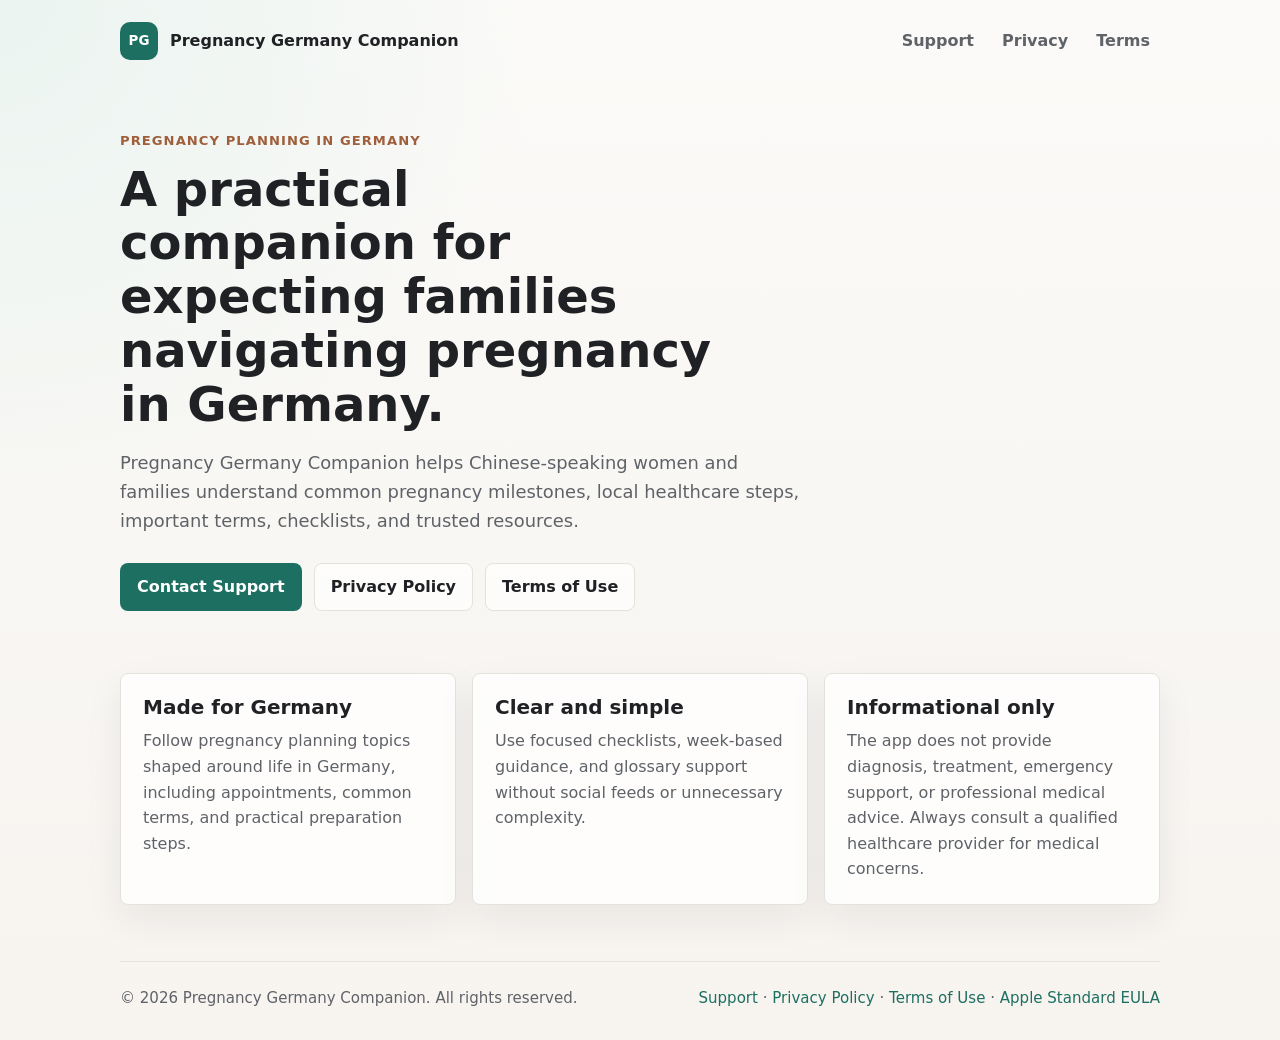
<file: index.html>
<!doctype html>
<html lang="en">
  <head>
    <meta charset="utf-8">
    <meta name="viewport" content="width=device-width, initial-scale=1">
    <meta name="description" content="Pregnancy Germany Companion helps Chinese-speaking families navigate pregnancy planning in Germany with checklists, glossary support, and trusted resources.">
    <title>Pregnancy Germany Companion</title>
    <link rel="stylesheet" href="styles.css">
  </head>
  <body>
    <header class="site-header">
      <a class="brand" href="index.html" aria-label="Pregnancy Germany Companion home">
        <span class="brand-mark" aria-hidden="true">PG</span>
        <span>Pregnancy Germany Companion</span>
      </a>
      <nav class="site-nav" aria-label="Main navigation">
        <a href="support.html">Support</a>
        <a href="privacy.html">Privacy</a>
        <a href="terms.html">Terms</a>
      </nav>
    </header>

    <main>
      <section class="hero">
        <div class="hero-content">
          <p class="eyebrow">Pregnancy planning in Germany</p>
          <h1>A practical companion for expecting families navigating pregnancy in Germany.</h1>
          <p class="lead">
            Pregnancy Germany Companion helps Chinese-speaking women and families understand common pregnancy milestones, local healthcare steps, important terms, checklists, and trusted resources.
          </p>
          <div class="actions" aria-label="App information links">
            <a class="button primary" href="support.html">Contact Support</a>
            <a class="button secondary" href="privacy.html">Privacy Policy</a>
            <a class="button secondary" href="terms.html">Terms of Use</a>
          </div>
        </div>
      </section>

      <section class="content-grid" aria-label="App highlights">
        <article>
          <h2>Made for Germany</h2>
          <p>Follow pregnancy planning topics shaped around life in Germany, including appointments, common terms, and practical preparation steps.</p>
        </article>
        <article>
          <h2>Clear and simple</h2>
          <p>Use focused checklists, week-based guidance, and glossary support without social feeds or unnecessary complexity.</p>
        </article>
        <article>
          <h2>Informational only</h2>
          <p>The app does not provide diagnosis, treatment, emergency support, or professional medical advice. Always consult a qualified healthcare provider for medical concerns.</p>
        </article>
      </section>
    </main>

    <footer class="site-footer">
      <p>&copy; 2026 Pregnancy Germany Companion. All rights reserved.</p>
      <p><a href="support.html">Support</a> · <a href="privacy.html">Privacy Policy</a> · <a href="terms.html">Terms of Use</a> · <a href="https://www.apple.com/legal/internet-services/itunes/dev/stdeula/">Apple Standard EULA</a></p>
    </footer>
  </body>
</html>
</file>
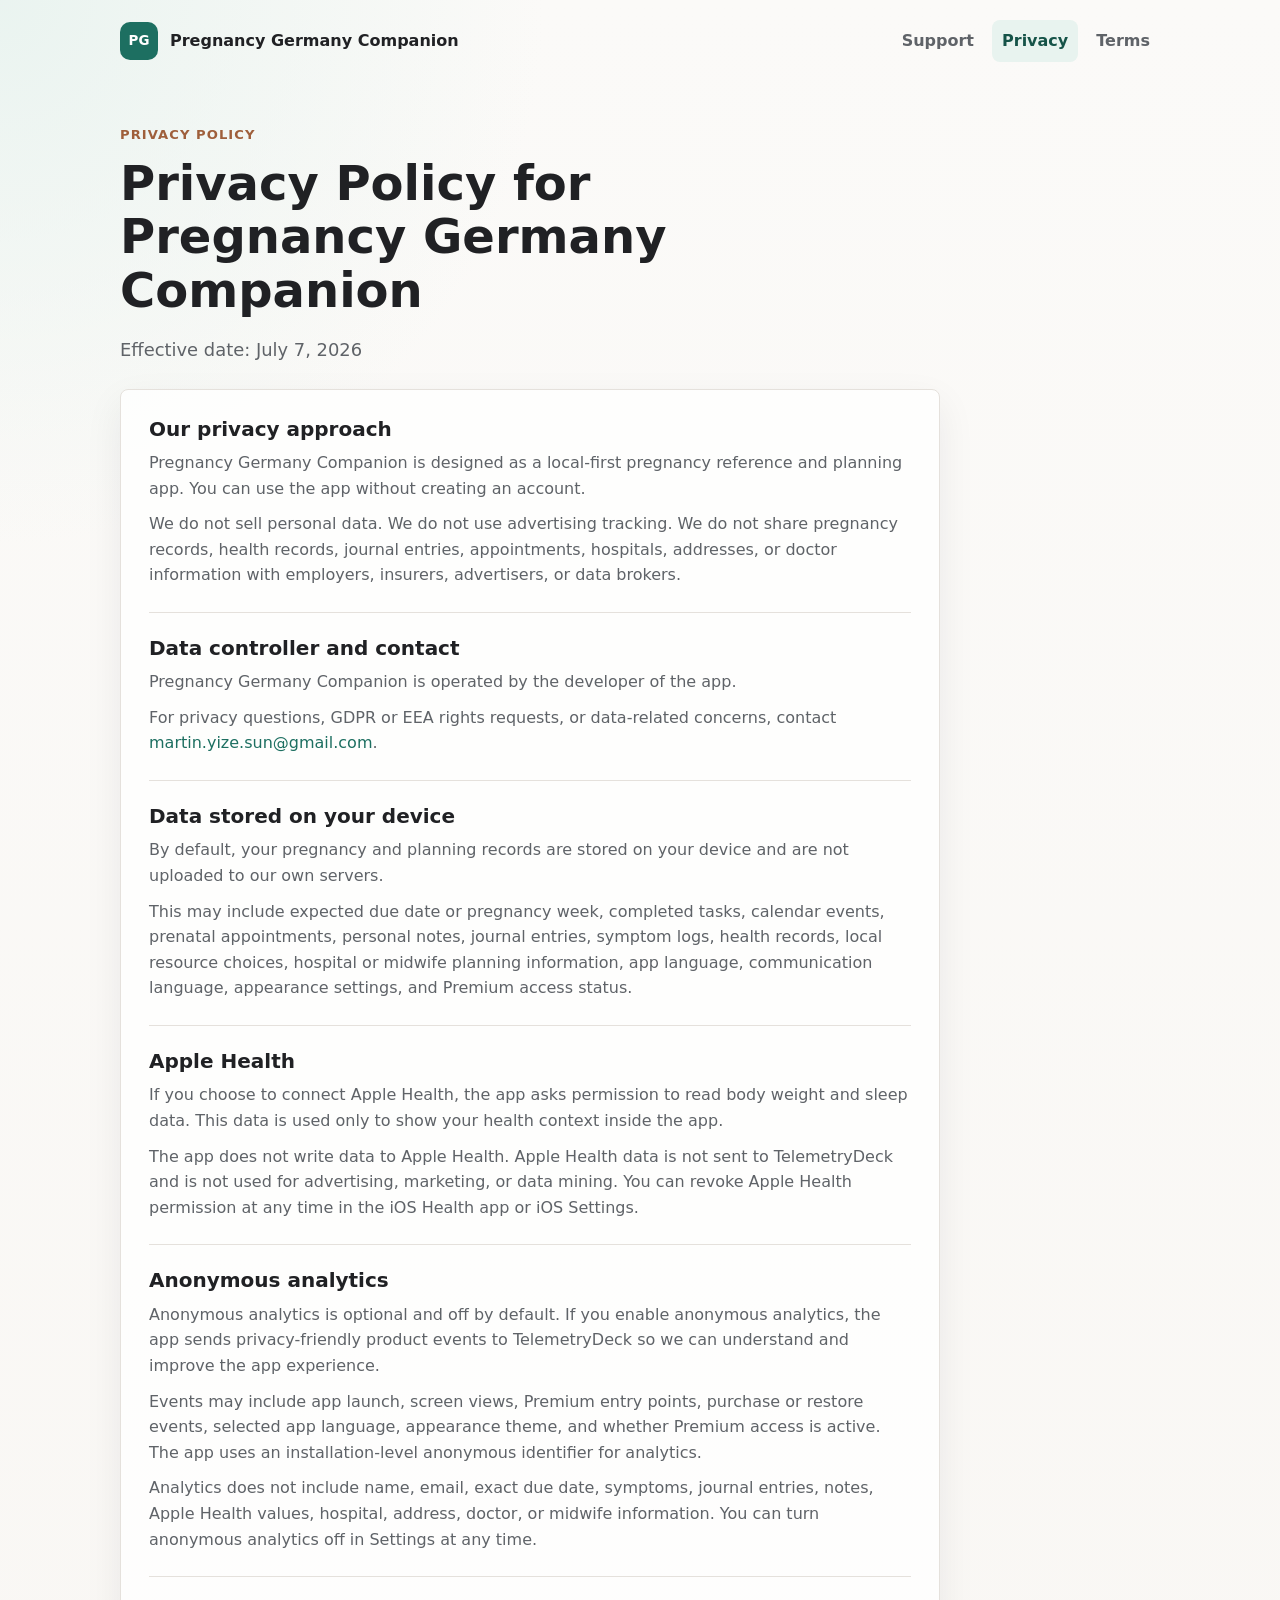
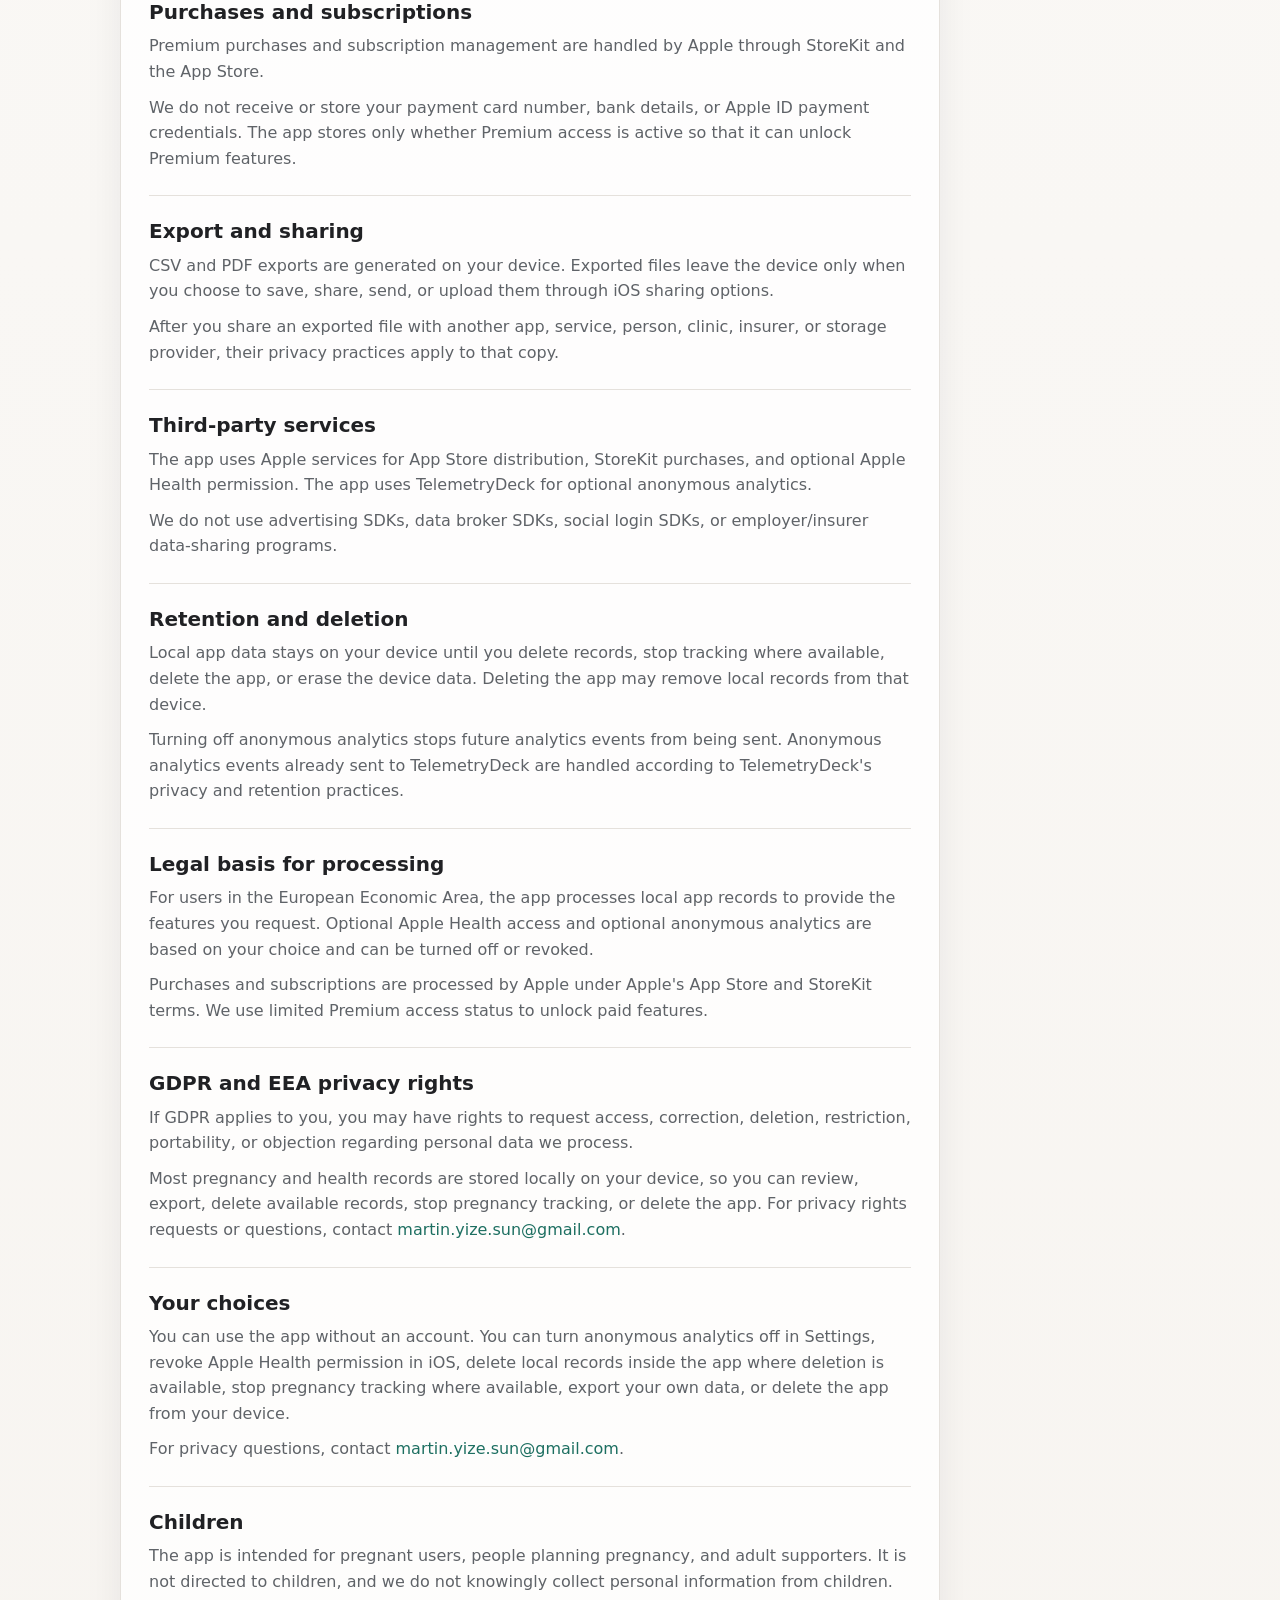
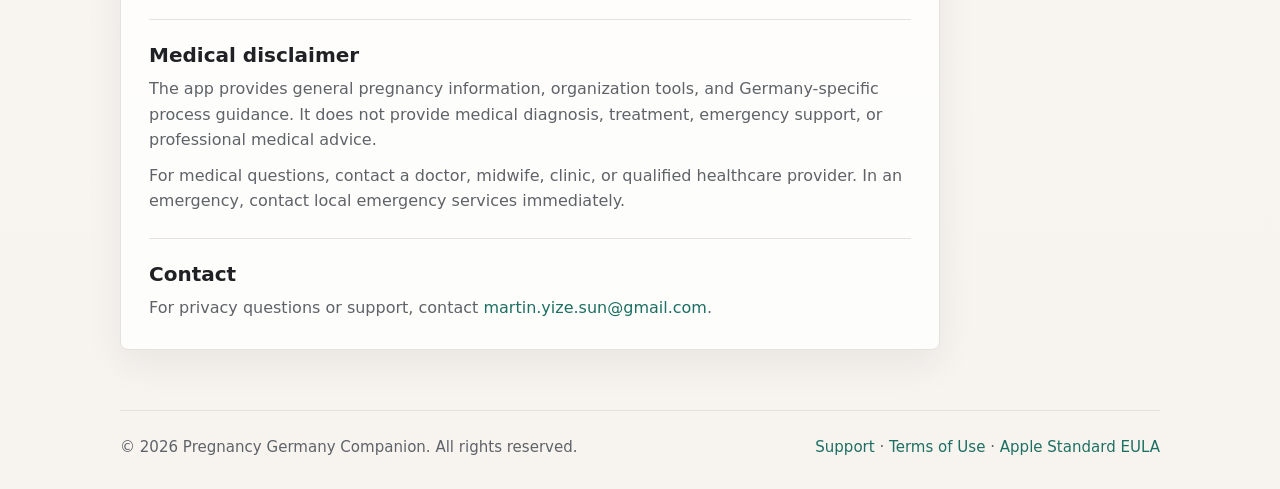
<file: privacy.html>
<!doctype html>
<html lang="en">
  <head>
    <meta charset="utf-8">
    <meta name="viewport" content="width=device-width, initial-scale=1">
    <meta name="description" content="Privacy Policy for Pregnancy Germany Companion.">
    <title>Privacy Policy | Pregnancy Germany Companion</title>
    <link rel="stylesheet" href="styles.css">
  </head>
  <body>
    <header class="site-header">
      <a class="brand" href="index.html" aria-label="Pregnancy Germany Companion home">
        <span class="brand-mark" aria-hidden="true">PG</span>
        <span>Pregnancy Germany Companion</span>
      </a>
      <nav class="site-nav" aria-label="Main navigation">
        <a href="support.html">Support</a>
        <a href="privacy.html" aria-current="page">Privacy</a>
        <a href="terms.html">Terms</a>
      </nav>
    </header>

    <main class="page">
      <section class="page-header">
        <p class="eyebrow">Privacy Policy</p>
        <h1>Privacy Policy for Pregnancy Germany Companion</h1>
        <p class="lead">Effective date: July 7, 2026</p>
      </section>

      <article class="policy">
        <section>
          <h2>Our privacy approach</h2>
          <p>Pregnancy Germany Companion is designed as a local-first pregnancy reference and planning app. You can use the app without creating an account.</p>
          <p>We do not sell personal data. We do not use advertising tracking. We do not share pregnancy records, health records, journal entries, appointments, hospitals, addresses, or doctor information with employers, insurers, advertisers, or data brokers.</p>
        </section>

        <section>
          <h2>Data controller and contact</h2>
          <p>Pregnancy Germany Companion is operated by the developer of the app.</p>
          <p>For privacy questions, GDPR or EEA rights requests, or data-related concerns, contact <a href="mailto:martin.yize.sun@gmail.com">martin.yize.sun@gmail.com</a>.</p>
        </section>

        <section>
          <h2>Data stored on your device</h2>
          <p>By default, your pregnancy and planning records are stored on your device and are not uploaded to our own servers.</p>
          <p>This may include expected due date or pregnancy week, completed tasks, calendar events, prenatal appointments, personal notes, journal entries, symptom logs, health records, local resource choices, hospital or midwife planning information, app language, communication language, appearance settings, and Premium access status.</p>
        </section>

        <section>
          <h2>Apple Health</h2>
          <p>If you choose to connect Apple Health, the app asks permission to read body weight and sleep data. This data is used only to show your health context inside the app.</p>
          <p>The app does not write data to Apple Health. Apple Health data is not sent to TelemetryDeck and is not used for advertising, marketing, or data mining. You can revoke Apple Health permission at any time in the iOS Health app or iOS Settings.</p>
        </section>

        <section>
          <h2>Anonymous analytics</h2>
          <p>Anonymous analytics is optional and off by default. If you enable anonymous analytics, the app sends privacy-friendly product events to TelemetryDeck so we can understand and improve the app experience.</p>
          <p>Events may include app launch, screen views, Premium entry points, purchase or restore events, selected app language, appearance theme, and whether Premium access is active. The app uses an installation-level anonymous identifier for analytics.</p>
          <p>Analytics does not include name, email, exact due date, symptoms, journal entries, notes, Apple Health values, hospital, address, doctor, or midwife information. You can turn anonymous analytics off in Settings at any time.</p>
        </section>

        <section>
          <h2>Purchases and subscriptions</h2>
          <p>Premium purchases and subscription management are handled by Apple through StoreKit and the App Store.</p>
          <p>We do not receive or store your payment card number, bank details, or Apple ID payment credentials. The app stores only whether Premium access is active so that it can unlock Premium features.</p>
        </section>

        <section>
          <h2>Export and sharing</h2>
          <p>CSV and PDF exports are generated on your device. Exported files leave the device only when you choose to save, share, send, or upload them through iOS sharing options.</p>
          <p>After you share an exported file with another app, service, person, clinic, insurer, or storage provider, their privacy practices apply to that copy.</p>
        </section>

        <section>
          <h2>Third-party services</h2>
          <p>The app uses Apple services for App Store distribution, StoreKit purchases, and optional Apple Health permission. The app uses TelemetryDeck for optional anonymous analytics.</p>
          <p>We do not use advertising SDKs, data broker SDKs, social login SDKs, or employer/insurer data-sharing programs.</p>
        </section>

        <section>
          <h2>Retention and deletion</h2>
          <p>Local app data stays on your device until you delete records, stop tracking where available, delete the app, or erase the device data. Deleting the app may remove local records from that device.</p>
          <p>Turning off anonymous analytics stops future analytics events from being sent. Anonymous analytics events already sent to TelemetryDeck are handled according to TelemetryDeck's privacy and retention practices.</p>
        </section>

        <section>
          <h2>Legal basis for processing</h2>
          <p>For users in the European Economic Area, the app processes local app records to provide the features you request. Optional Apple Health access and optional anonymous analytics are based on your choice and can be turned off or revoked.</p>
          <p>Purchases and subscriptions are processed by Apple under Apple's App Store and StoreKit terms. We use limited Premium access status to unlock paid features.</p>
        </section>

        <section>
          <h2>GDPR and EEA privacy rights</h2>
          <p>If GDPR applies to you, you may have rights to request access, correction, deletion, restriction, portability, or objection regarding personal data we process.</p>
          <p>Most pregnancy and health records are stored locally on your device, so you can review, export, delete available records, stop pregnancy tracking, or delete the app. For privacy rights requests or questions, contact <a href="mailto:martin.yize.sun@gmail.com">martin.yize.sun@gmail.com</a>.</p>
        </section>

        <section>
          <h2>Your choices</h2>
          <p>You can use the app without an account. You can turn anonymous analytics off in Settings, revoke Apple Health permission in iOS, delete local records inside the app where deletion is available, stop pregnancy tracking where available, export your own data, or delete the app from your device.</p>
          <p>For privacy questions, contact <a href="mailto:martin.yize.sun@gmail.com">martin.yize.sun@gmail.com</a>.</p>
        </section>

        <section>
          <h2>Children</h2>
          <p>The app is intended for pregnant users, people planning pregnancy, and adult supporters. It is not directed to children, and we do not knowingly collect personal information from children.</p>
        </section>

        <section>
          <h2>Medical disclaimer</h2>
          <p>The app provides general pregnancy information, organization tools, and Germany-specific process guidance. It does not provide medical diagnosis, treatment, emergency support, or professional medical advice.</p>
          <p>For medical questions, contact a doctor, midwife, clinic, or qualified healthcare provider. In an emergency, contact local emergency services immediately.</p>
        </section>

        <section>
          <h2>Contact</h2>
          <p>For privacy questions or support, contact <a href="mailto:martin.yize.sun@gmail.com">martin.yize.sun@gmail.com</a>.</p>
        </section>
      </article>
    </main>

    <footer class="site-footer">
      <p>&copy; 2026 Pregnancy Germany Companion. All rights reserved.</p>
      <p><a href="support.html">Support</a> · <a href="terms.html">Terms of Use</a> · <a href="https://www.apple.com/legal/internet-services/itunes/dev/stdeula/">Apple Standard EULA</a></p>
    </footer>
  </body>
</html>
</file>
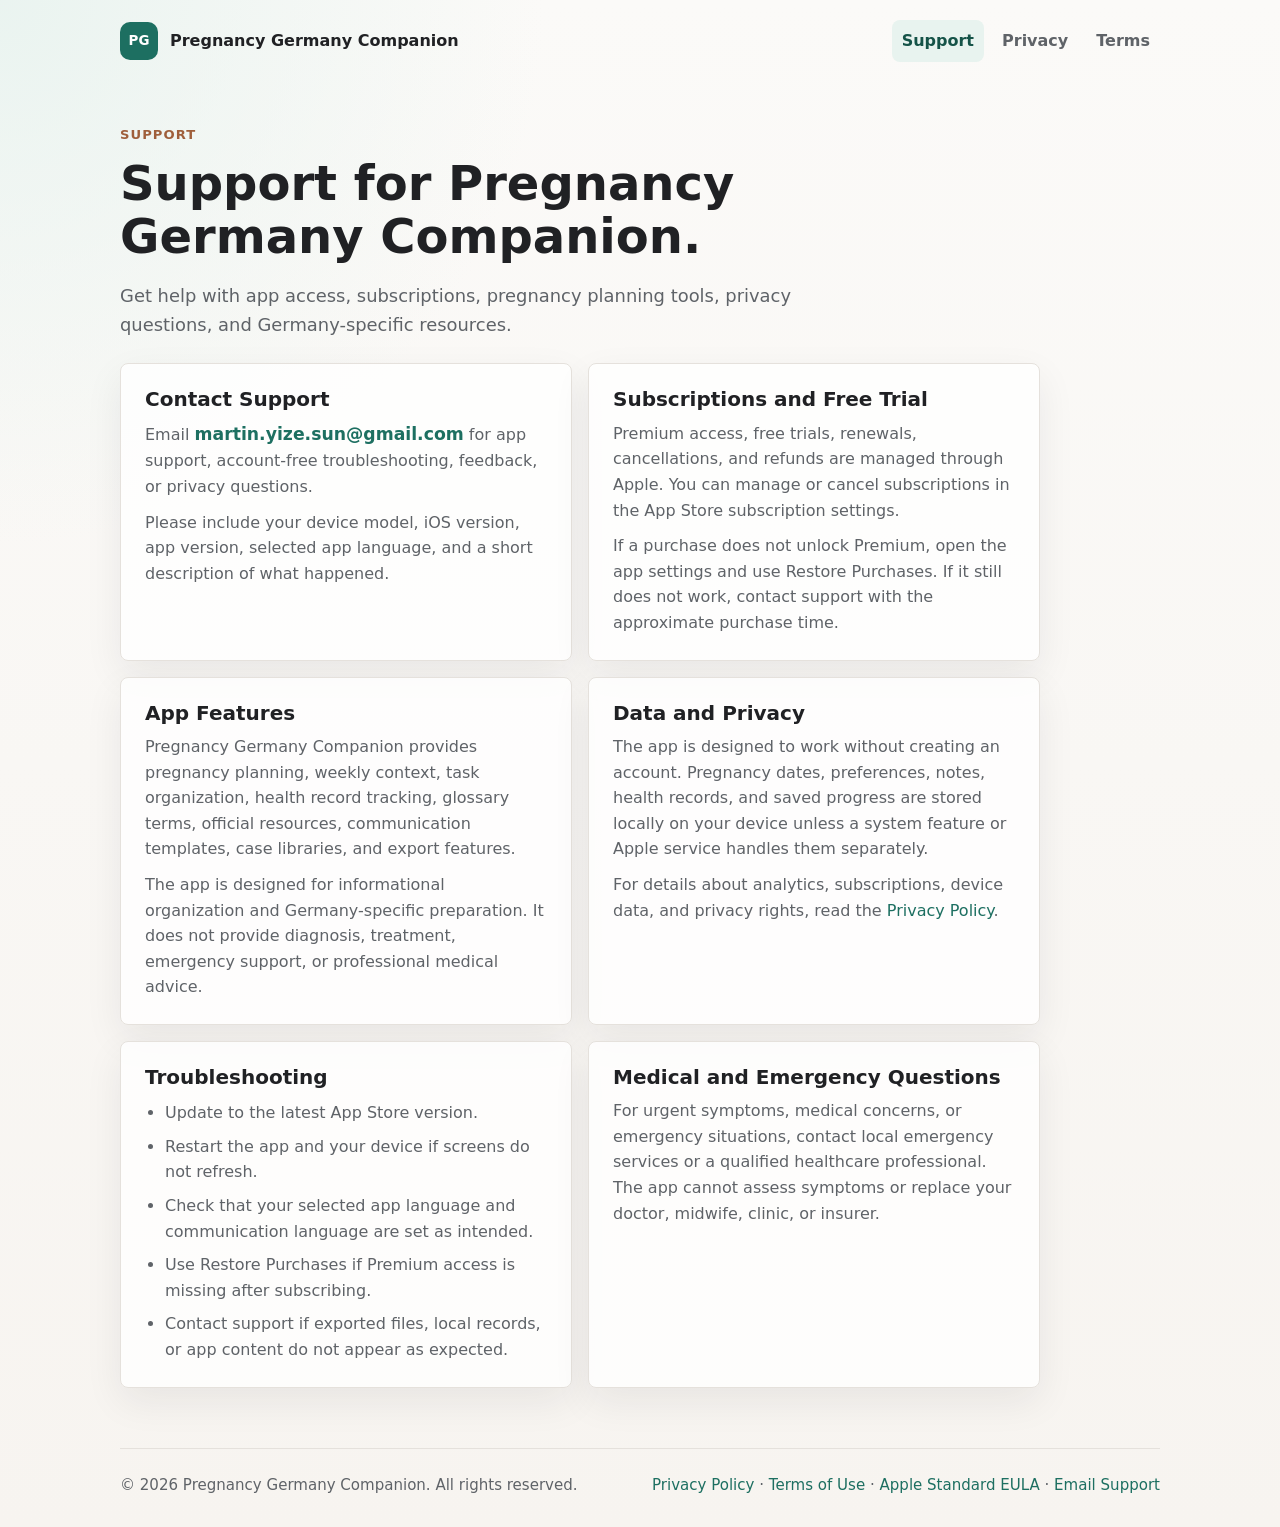
<file: support.html>
<!doctype html>
<html lang="en">
  <head>
    <meta charset="utf-8">
    <meta name="viewport" content="width=device-width, initial-scale=1">
    <meta name="description" content="Support, subscription help, privacy questions, and troubleshooting for Pregnancy Germany Companion.">
    <title>Support | Pregnancy Germany Companion</title>
    <link rel="stylesheet" href="styles.css">
  </head>
  <body>
    <header class="site-header">
      <a class="brand" href="index.html" aria-label="Pregnancy Germany Companion home">
        <span class="brand-mark" aria-hidden="true">PG</span>
        <span>Pregnancy Germany Companion</span>
      </a>
      <nav class="site-nav" aria-label="Main navigation">
        <a href="support.html" aria-current="page">Support</a>
        <a href="privacy.html">Privacy</a>
        <a href="terms.html">Terms</a>
      </nav>
    </header>

    <main class="page">
      <section class="page-header">
        <p class="eyebrow">Support</p>
        <h1>Support for Pregnancy Germany Companion.</h1>
        <p class="lead">
          Get help with app access, subscriptions, pregnancy planning tools, privacy questions, and Germany-specific resources.
        </p>
      </section>

      <section class="support-layout" aria-label="Support topics">
        <article class="panel">
          <h2>Contact Support</h2>
          <p>
            Email <a class="email-link" href="mailto:martin.yize.sun@gmail.com">martin.yize.sun@gmail.com</a>
            for app support, account-free troubleshooting, feedback, or privacy questions.
          </p>
          <p>
            Please include your device model, iOS version, app version, selected app language, and a short description of what happened.
          </p>
        </article>

        <article class="panel">
          <h2>Subscriptions and Free Trial</h2>
          <p>
            Premium access, free trials, renewals, cancellations, and refunds are managed through Apple.
            You can manage or cancel subscriptions in the App Store subscription settings.
          </p>
          <p>
            If a purchase does not unlock Premium, open the app settings and use Restore Purchases. If it still does not work, contact support with the approximate purchase time.
          </p>
        </article>

        <article class="panel">
          <h2>App Features</h2>
          <p>
            Pregnancy Germany Companion provides pregnancy planning, weekly context, task organization, health record tracking, glossary terms, official resources, communication templates, case libraries, and export features.
          </p>
          <p>
            The app is designed for informational organization and Germany-specific preparation. It does not provide diagnosis, treatment, emergency support, or professional medical advice.
          </p>
        </article>

        <article class="panel">
          <h2>Data and Privacy</h2>
          <p>
            The app is designed to work without creating an account. Pregnancy dates, preferences, notes, health records, and saved progress are stored locally on your device unless a system feature or Apple service handles them separately.
          </p>
          <p>
            For details about analytics, subscriptions, device data, and privacy rights, read the <a href="privacy.html">Privacy Policy</a>.
          </p>
        </article>

        <article class="panel">
          <h2>Troubleshooting</h2>
          <ul class="support-list">
            <li>Update to the latest App Store version.</li>
            <li>Restart the app and your device if screens do not refresh.</li>
            <li>Check that your selected app language and communication language are set as intended.</li>
            <li>Use Restore Purchases if Premium access is missing after subscribing.</li>
            <li>Contact support if exported files, local records, or app content do not appear as expected.</li>
          </ul>
        </article>

        <article class="panel">
          <h2>Medical and Emergency Questions</h2>
          <p>
            For urgent symptoms, medical concerns, or emergency situations, contact local emergency services or a qualified healthcare professional. The app cannot assess symptoms or replace your doctor, midwife, clinic, or insurer.
          </p>
        </article>
      </section>
    </main>

    <footer class="site-footer">
      <p>&copy; 2026 Pregnancy Germany Companion. All rights reserved.</p>
      <p><a href="privacy.html">Privacy Policy</a> · <a href="terms.html">Terms of Use</a> · <a href="https://www.apple.com/legal/internet-services/itunes/dev/stdeula/">Apple Standard EULA</a> · <a href="mailto:martin.yize.sun@gmail.com">Email Support</a></p>
    </footer>
  </body>
</html>
</file>
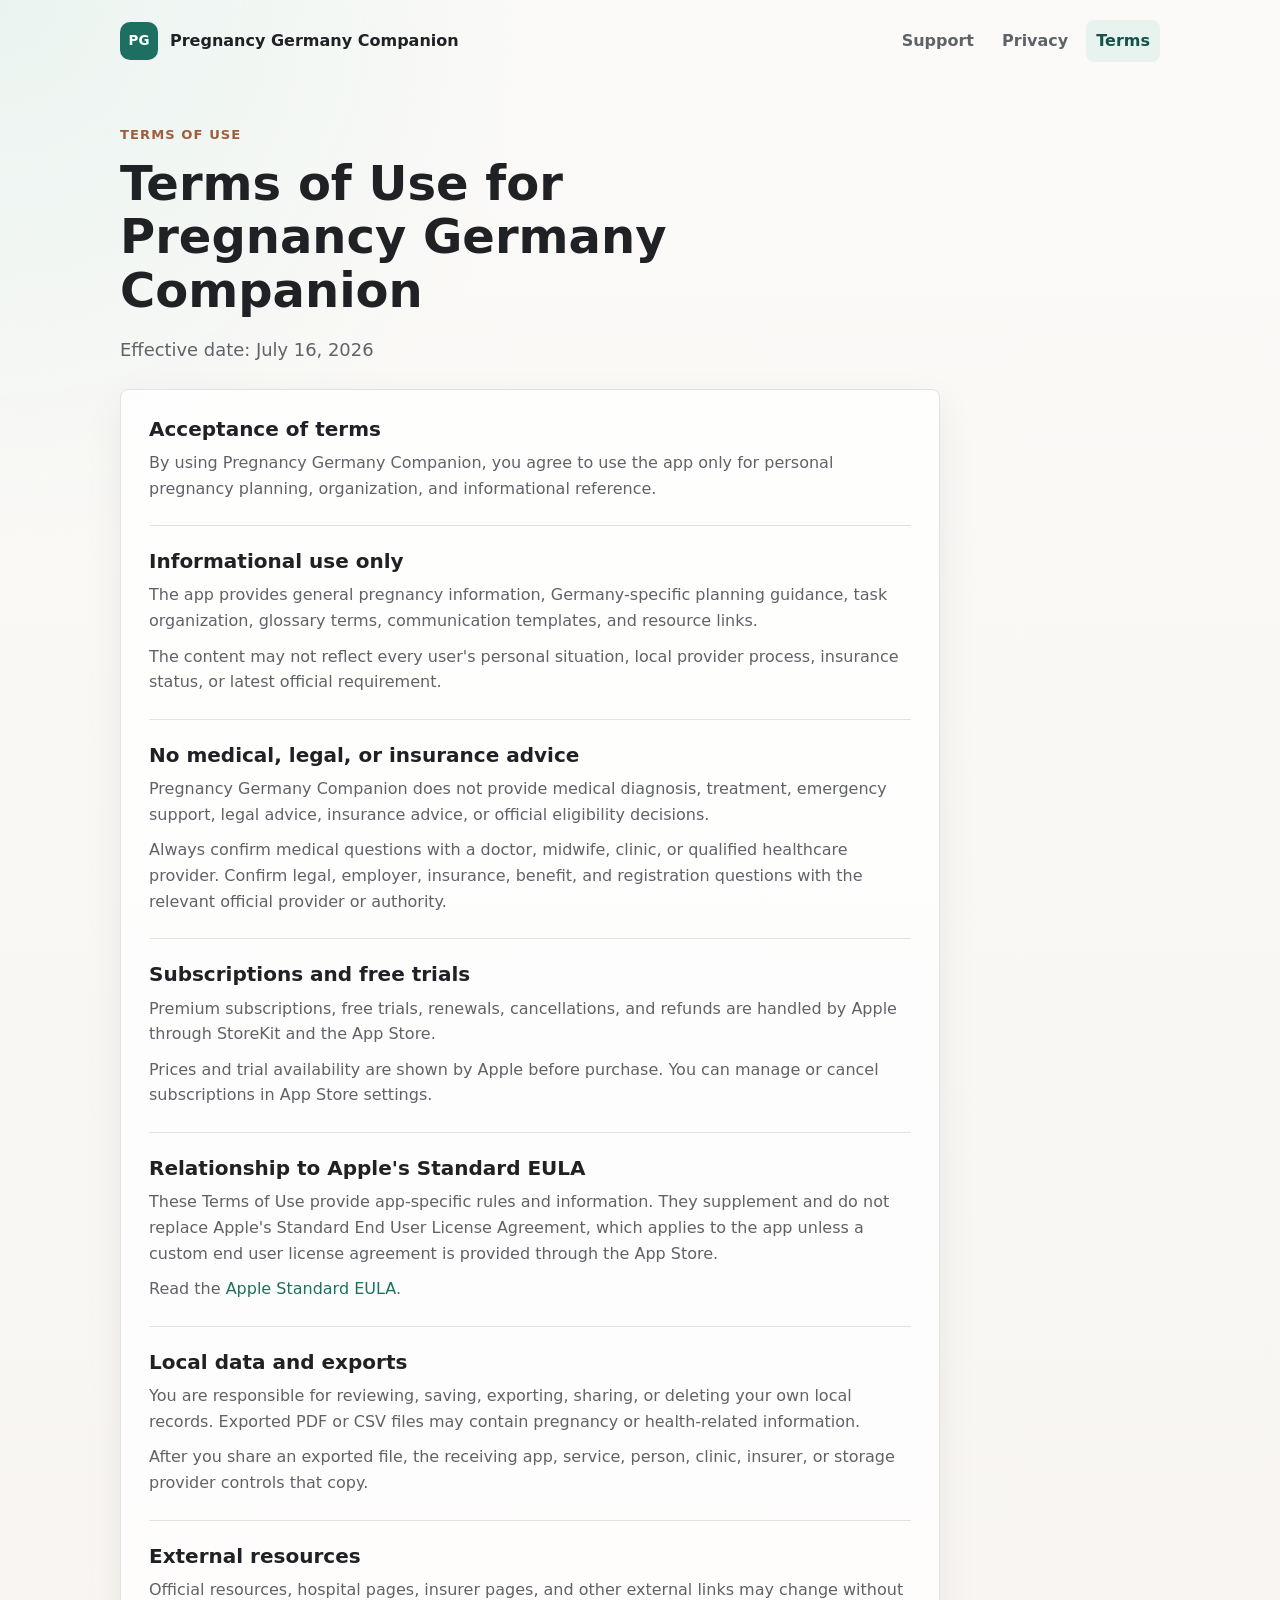
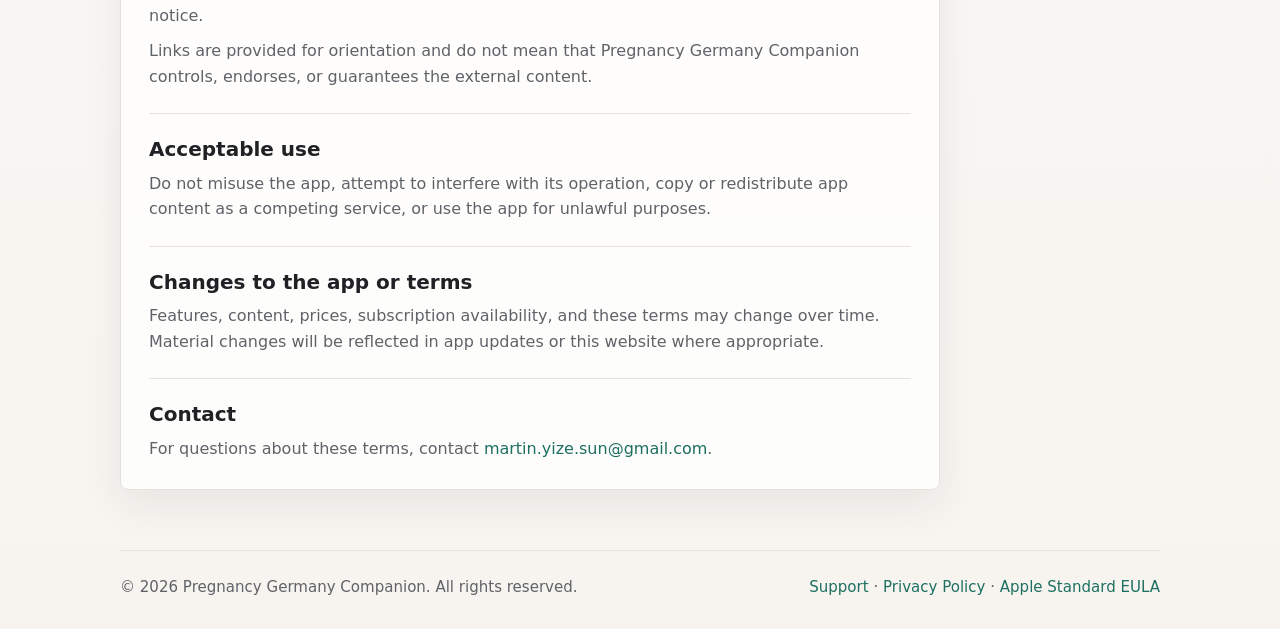
<file: terms.html>
<!doctype html>
<html lang="en">
  <head>
    <meta charset="utf-8">
    <meta name="viewport" content="width=device-width, initial-scale=1">
    <meta name="description" content="Terms of Use for Pregnancy Germany Companion.">
    <title>Terms of Use | Pregnancy Germany Companion</title>
    <link rel="stylesheet" href="styles.css">
  </head>
  <body>
    <header class="site-header">
      <a class="brand" href="index.html" aria-label="Pregnancy Germany Companion home">
        <span class="brand-mark" aria-hidden="true">PG</span>
        <span>Pregnancy Germany Companion</span>
      </a>
      <nav class="site-nav" aria-label="Main navigation">
        <a href="support.html">Support</a>
        <a href="privacy.html">Privacy</a>
        <a href="terms.html" aria-current="page">Terms</a>
      </nav>
    </header>

    <main class="page">
      <section class="page-header">
        <p class="eyebrow">Terms of Use</p>
        <h1>Terms of Use for Pregnancy Germany Companion</h1>
        <p class="lead">Effective date: July 16, 2026</p>
      </section>

      <article class="policy">
        <section>
          <h2>Acceptance of terms</h2>
          <p>By using Pregnancy Germany Companion, you agree to use the app only for personal pregnancy planning, organization, and informational reference.</p>
        </section>

        <section>
          <h2>Informational use only</h2>
          <p>The app provides general pregnancy information, Germany-specific planning guidance, task organization, glossary terms, communication templates, and resource links.</p>
          <p>The content may not reflect every user's personal situation, local provider process, insurance status, or latest official requirement.</p>
        </section>

        <section>
          <h2>No medical, legal, or insurance advice</h2>
          <p>Pregnancy Germany Companion does not provide medical diagnosis, treatment, emergency support, legal advice, insurance advice, or official eligibility decisions.</p>
          <p>Always confirm medical questions with a doctor, midwife, clinic, or qualified healthcare provider. Confirm legal, employer, insurance, benefit, and registration questions with the relevant official provider or authority.</p>
        </section>

        <section>
          <h2>Subscriptions and free trials</h2>
          <p>Premium subscriptions, free trials, renewals, cancellations, and refunds are handled by Apple through StoreKit and the App Store.</p>
          <p>Prices and trial availability are shown by Apple before purchase. You can manage or cancel subscriptions in App Store settings.</p>
        </section>

        <section>
          <h2>Relationship to Apple's Standard EULA</h2>
          <p>These Terms of Use provide app-specific rules and information. They supplement and do not replace Apple's Standard End User License Agreement, which applies to the app unless a custom end user license agreement is provided through the App Store.</p>
          <p>Read the <a href="https://www.apple.com/legal/internet-services/itunes/dev/stdeula/">Apple Standard EULA</a>.</p>
        </section>

        <section>
          <h2>Local data and exports</h2>
          <p>You are responsible for reviewing, saving, exporting, sharing, or deleting your own local records. Exported PDF or CSV files may contain pregnancy or health-related information.</p>
          <p>After you share an exported file, the receiving app, service, person, clinic, insurer, or storage provider controls that copy.</p>
        </section>

        <section>
          <h2>External resources</h2>
          <p>Official resources, hospital pages, insurer pages, and other external links may change without notice.</p>
          <p>Links are provided for orientation and do not mean that Pregnancy Germany Companion controls, endorses, or guarantees the external content.</p>
        </section>

        <section>
          <h2>Acceptable use</h2>
          <p>Do not misuse the app, attempt to interfere with its operation, copy or redistribute app content as a competing service, or use the app for unlawful purposes.</p>
        </section>

        <section>
          <h2>Changes to the app or terms</h2>
          <p>Features, content, prices, subscription availability, and these terms may change over time. Material changes will be reflected in app updates or this website where appropriate.</p>
        </section>

        <section>
          <h2>Contact</h2>
          <p>For questions about these terms, contact <a href="mailto:martin.yize.sun@gmail.com">martin.yize.sun@gmail.com</a>.</p>
        </section>
      </article>
    </main>

    <footer class="site-footer">
      <p>&copy; 2026 Pregnancy Germany Companion. All rights reserved.</p>
      <p><a href="support.html">Support</a> · <a href="privacy.html">Privacy Policy</a> · <a href="https://www.apple.com/legal/internet-services/itunes/dev/stdeula/">Apple Standard EULA</a></p>
    </footer>
  </body>
</html>
</file>
<file: styles.css>
:root {
  color-scheme: light;
  --bg: #fbfaf8;
  --surface: #ffffff;
  --text: #202124;
  --muted: #5f6368;
  --line: #e5e1dc;
  --accent: #1d6f61;
  --accent-dark: #155348;
  --accent-soft: #e8f3ef;
  --warm: #9f5f3b;
  --shadow: 0 14px 38px rgba(32, 33, 36, 0.07);
  font-family: Inter, ui-sans-serif, system-ui, -apple-system, BlinkMacSystemFont, "Segoe UI", sans-serif;
}

* {
  box-sizing: border-box;
}

html {
  min-width: 320px;
  background: var(--bg);
}

body {
  margin: 0;
  color: var(--text);
  background:
    radial-gradient(circle at top left, rgba(232, 243, 239, 0.9), transparent 34rem),
    linear-gradient(180deg, #fbfaf8 0%, #f7f4f0 100%);
  font-size: 16px;
  line-height: 1.6;
}

a {
  color: var(--accent);
  text-decoration: none;
}

a:hover,
a:focus-visible {
  color: var(--accent-dark);
  text-decoration: underline;
}

.site-header,
.site-footer,
main {
  width: min(1040px, calc(100% - 32px));
  margin: 0 auto;
}

.site-header {
  display: flex;
  align-items: center;
  justify-content: space-between;
  gap: 20px;
  padding: 20px 0;
}

.brand {
  display: inline-flex;
  align-items: center;
  gap: 12px;
  color: var(--text);
  font-weight: 700;
  line-height: 1.2;
}

.brand:hover,
.brand:focus-visible {
  color: var(--text);
}

.brand-mark {
  display: inline-grid;
  width: 38px;
  height: 38px;
  place-items: center;
  flex: 0 0 auto;
  border-radius: 10px;
  background: var(--accent);
  color: #fff;
  font-size: 0.84rem;
  letter-spacing: 0;
}

.site-nav {
  display: flex;
  align-items: center;
  gap: 8px;
}

.site-nav a {
  padding: 8px 10px;
  border-radius: 8px;
  color: var(--muted);
  font-weight: 600;
}

.site-nav a:hover,
.site-nav a:focus-visible,
.site-nav a[aria-current="page"] {
  background: var(--accent-soft);
  color: var(--accent-dark);
  text-decoration: none;
}

.hero {
  display: grid;
  min-height: auto;
  align-items: center;
  padding: 48px 0 38px;
}

.hero-content,
.page-header {
  max-width: 760px;
}

.eyebrow {
  margin: 0 0 12px;
  color: var(--warm);
  font-size: 0.82rem;
  font-weight: 800;
  letter-spacing: 0.08em;
  text-transform: uppercase;
}

h1,
h2 {
  margin: 0;
  line-height: 1.12;
  letter-spacing: 0;
}

h1 {
  max-width: 18ch;
  font-size: clamp(2.15rem, 4.5vw, 3rem);
}

h2 {
  font-size: 1.25rem;
}

p {
  margin: 0;
}

.lead {
  max-width: 680px;
  margin-top: 18px;
  color: var(--muted);
  font-size: clamp(1rem, 1.5vw, 1.12rem);
}

.actions {
  display: flex;
  flex-wrap: wrap;
  gap: 12px;
  margin-top: 28px;
}

.button {
  display: inline-flex;
  min-height: 44px;
  align-items: center;
  justify-content: center;
  border: 1px solid transparent;
  border-radius: 8px;
  padding: 10px 16px;
  font-weight: 750;
}

.button:hover,
.button:focus-visible {
  text-decoration: none;
}

.button.primary {
  background: var(--accent);
  color: #fff;
}

.button.primary:hover,
.button.primary:focus-visible {
  background: var(--accent-dark);
  color: #fff;
}

.button.secondary {
  border-color: var(--line);
  background: rgba(255, 255, 255, 0.72);
  color: var(--text);
}

.button.secondary:hover,
.button.secondary:focus-visible {
  border-color: var(--accent);
  color: var(--accent-dark);
}

.content-grid {
  display: grid;
  grid-template-columns: repeat(3, minmax(0, 1fr));
  gap: 16px;
  padding: 24px 0 56px;
}

.content-grid article,
.panel,
.policy {
  border: 1px solid var(--line);
  border-radius: 8px;
  background: rgba(255, 255, 255, 0.82);
  box-shadow: var(--shadow);
}

.content-grid article {
  padding: 22px;
}

.content-grid p,
.policy p,
.panel p {
  margin-top: 10px;
  color: var(--muted);
}

.page {
  padding: 42px 0 60px;
}

.page-header {
  margin-bottom: 24px;
}

.page-header h1 {
  max-width: 22ch;
}

.panel {
  max-width: 680px;
  padding: 24px;
}

.support-layout {
  display: grid;
  grid-template-columns: repeat(2, minmax(0, 1fr));
  gap: 16px;
  max-width: 920px;
}

.support-layout .panel {
  max-width: none;
}

.support-list {
  margin: 12px 0 0;
  padding-left: 20px;
  color: var(--muted);
}

.support-list li + li {
  margin-top: 8px;
}

.email-link {
  overflow-wrap: anywhere;
  font-size: 1.08rem;
  font-weight: 700;
}

.policy {
  display: grid;
  gap: 24px;
  max-width: 820px;
  padding: 28px;
}

.policy section + section {
  border-top: 1px solid var(--line);
  padding-top: 24px;
}

.site-footer {
  display: flex;
  justify-content: space-between;
  gap: 16px;
  border-top: 1px solid var(--line);
  padding: 24px 0 30px;
  color: var(--muted);
  font-size: 0.94rem;
}

@media (max-width: 760px) {
  .site-header,
  .site-footer {
    align-items: flex-start;
    flex-direction: column;
  }

  .site-nav {
    width: 100%;
  }

  .site-nav a {
    flex: 1 1 auto;
    text-align: center;
  }

  .hero {
    min-height: auto;
    padding: 34px 0 30px;
  }

  h1 {
    max-width: 18ch;
    font-size: clamp(2rem, 9vw, 2.65rem);
  }

  .content-grid {
    grid-template-columns: 1fr;
    padding-bottom: 44px;
  }

  .page {
    padding-top: 32px;
  }

  .panel,
  .policy,
  .content-grid article {
    padding: 22px;
  }

  .support-layout {
    grid-template-columns: 1fr;
  }
}

@media (max-width: 420px) {
  .site-header,
  .site-footer,
  main {
    width: min(100% - 24px, 1120px);
  }

  .brand {
    align-items: flex-start;
  }

  .actions,
  .button {
    width: 100%;
  }
}
</file>
